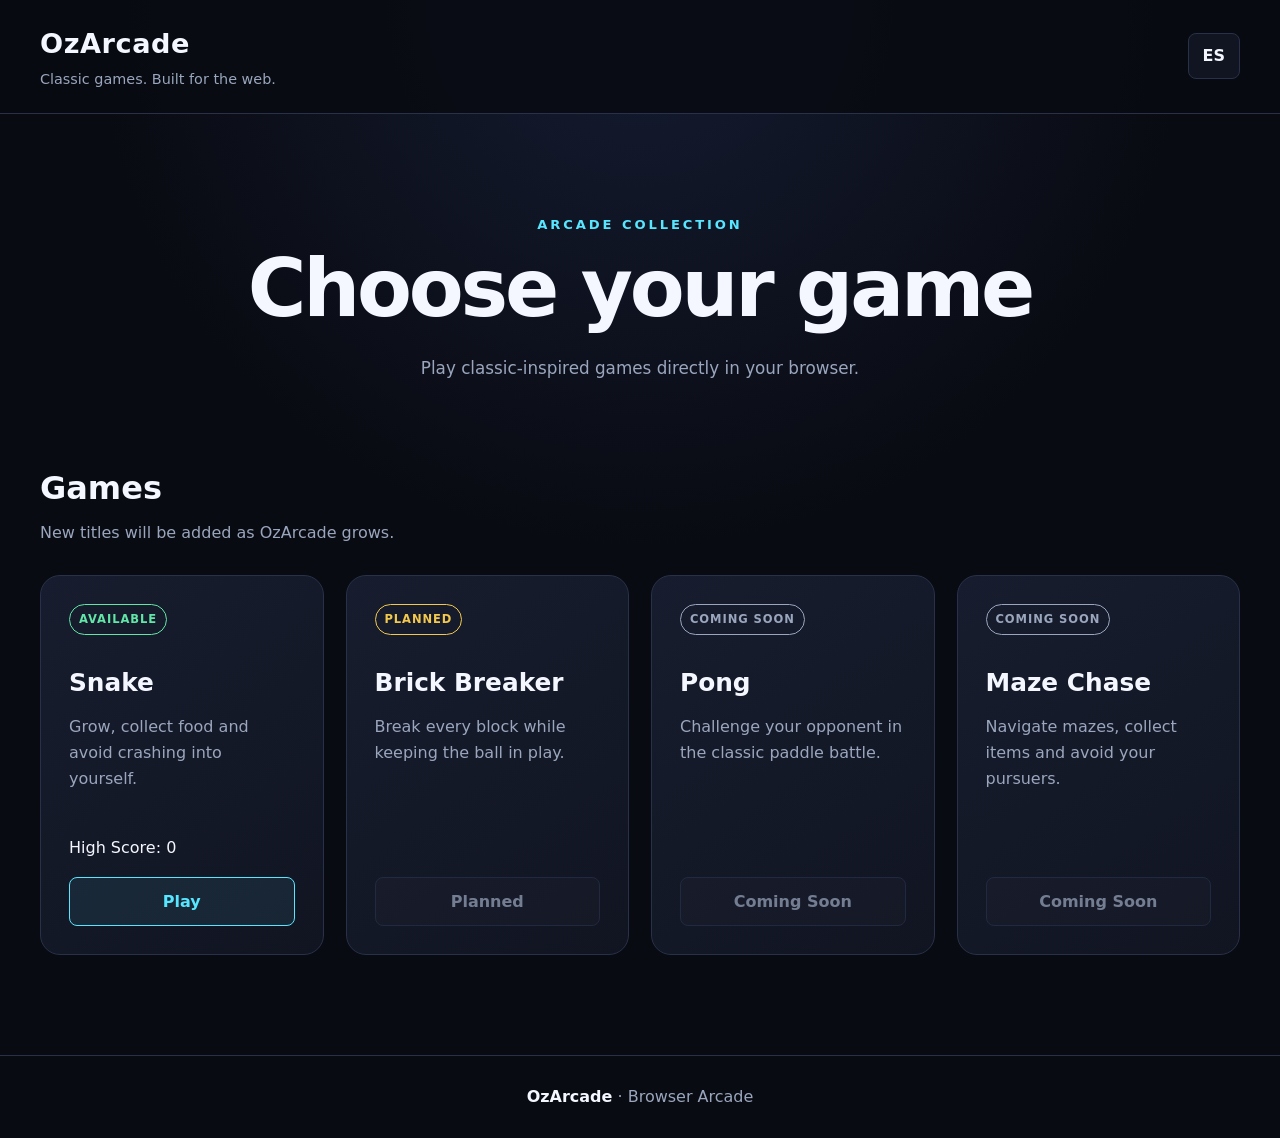
<file: index.html>
<!DOCTYPE html>
<html lang="en">

<head>
    <meta charset="UTF-8">
    <meta name="viewport" content="width=device-width, initial-scale=1.0">

    <meta
        name="description"
        content="OzArcade is a browser-based collection of classic-inspired arcade games."
    >

    <title>OzArcade</title>

    <link rel="stylesheet" href="css/main.css">
</head>

<body>
    <header class="site-header">
        <div class="header-content">
            <div class="brand-container">
                <a class="brand" href="index.html">
                    OzArcade
                </a>

                <p
                    class="tagline"
                    data-i18n="tagline"
                >
                    Classic games. Built for the web.
                </p>
            </div>

            <button
                id="language-toggle"
                class="language-button"
                type="button"
                aria-label="Change language"
            >
                ES
            </button>
        </div>
    </header>

    <main>
        <section class="hero">
            <p
                class="hero-label"
                data-i18n="heroLabel"
            >
                ARCADE COLLECTION
            </p>

            <h1 data-i18n="heroTitle">
                Choose your game
            </h1>

            <p
                class="hero-description"
                data-i18n="heroDescription"
            >
                Play classic-inspired games directly in your browser.
            </p>
        </section>

        <section
            class="catalog-section"
            aria-labelledby="catalog-title"
        >
            <div class="section-heading">
                <h2
                    id="catalog-title"
                    data-i18n="catalogTitle"
                >
                    Games
                </h2>

                <p data-i18n="catalogDescription">
                    New titles will be added as OzArcade grows.
                </p>
            </div>

            <div
                id="game-catalog"
                class="game-catalog"
                aria-live="polite"
            ></div>
        </section>
    </main>

    <footer class="site-footer">
        <p>
            <span>OzArcade</span>
            <span data-i18n="footerText">
                Browser Arcade
            </span>
        </p>
    </footer>

    <script
        type="module"
        src="js/catalog.js"
    ></script>
</body>

</html>
</file>
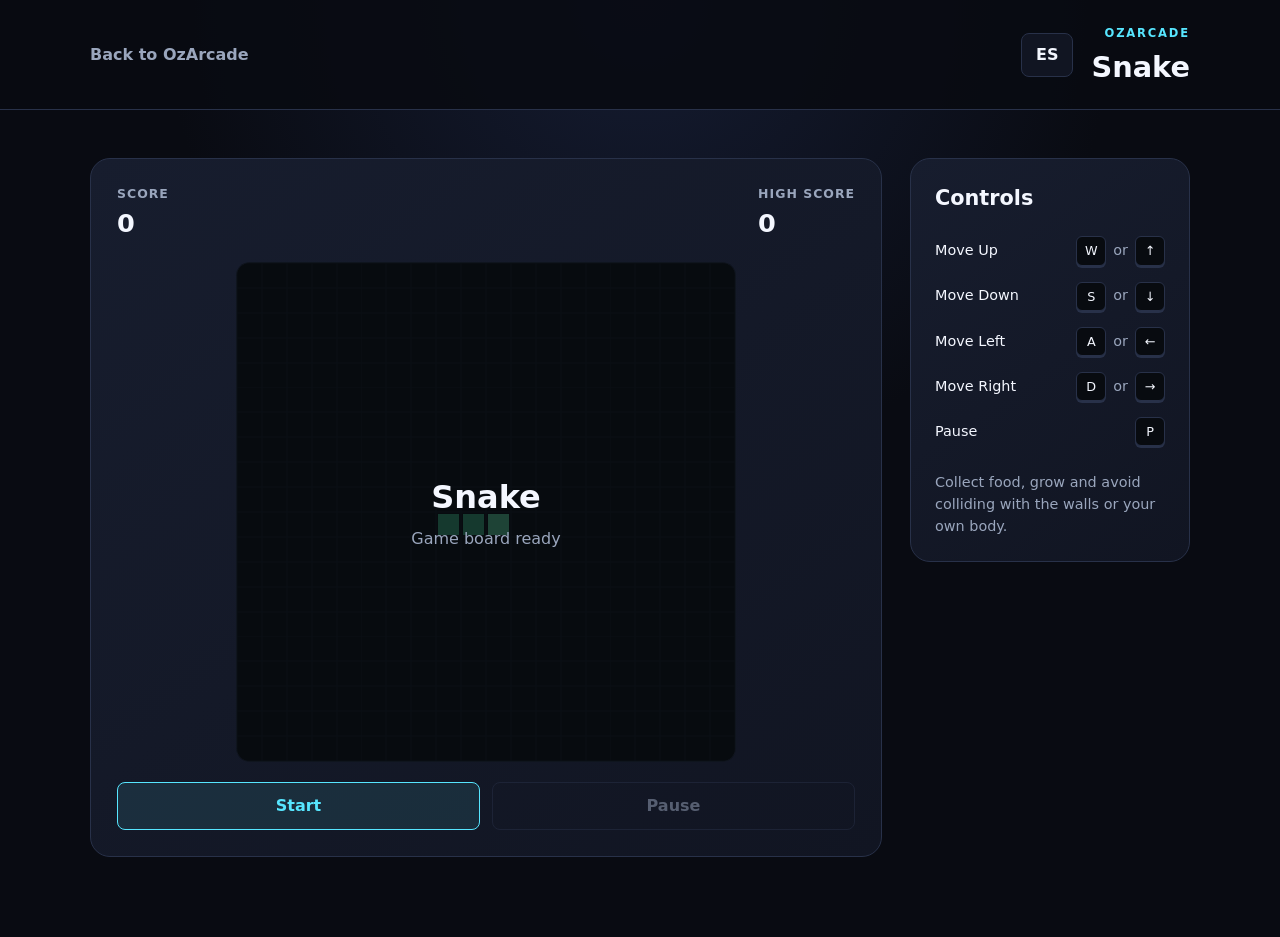
<file: games/snake/index.html>
<!DOCTYPE html>
<html lang="en">

<head>
    <meta charset="UTF-8">

    <meta
        name="viewport"
        content="width=device-width, initial-scale=1.0"
    >

    <meta
        name="description"
        content="Play Snake in OzArcade."
    >

    <title>Snake | OzArcade</title>

    <link rel="stylesheet" href="snake.css">
</head>

<body>
    <header class="game-header">
        <div class="header-content">
            <a
                class="back-link"
                href="../../index.html"
                data-i18n="backToArcade"
            >
                Back to OzArcade
            </a>

            <div class="header-actions">
                <button
                    id="language-toggle"
                    class="language-button"
                    type="button"
                    aria-label="Change language"
                >
                    ES
                </button>

                <div class="game-title">
                    <span class="game-label">OzArcade</span>
                    <h1>Snake</h1>
                </div>
            </div>
        </div>
    </header>

    <main class="game-page">
        <section class="game-panel">
            <div class="scoreboard">
                <div class="score-item">
                    <span
                        class="score-label"
                        data-i18n="score"
                    >
                        Score
                    </span>

                    <strong id="score">0</strong>
                </div>

                <div class="score-item">
                    <span
                        class="score-label"
                        data-i18n="highScore"
                    >
                        High Score
                    </span>

                    <strong id="high-score">0</strong>
                </div>
            </div>

            <div class="canvas-container">
                <canvas
                    id="game-canvas"
                    width="500"
                    height="500"
                    aria-label="Snake game board"
                >
                    Your browser does not support HTML Canvas.
                </canvas>

                <div
                    id="game-message"
                    class="game-message"
                >
                    <p>Snake</p>

                    <span data-i18n="boardReady">
                        Game board ready
                    </span>
                </div>
            </div>

            <div class="game-actions">
                <button
                    id="start-button"
                    class="primary-button"
                    type="button"
                    data-i18n="start"
                >
                    Start
                </button>

                <button
                    id="pause-button"
                    class="secondary-button"
                    type="button"
                    data-i18n="pause"
                    disabled
                >
                    Pause
                </button>
            </div>
        </section>

        <aside class="controls-panel">
            <h2 data-i18n="controls">
                Controls
            </h2>

            <div class="control-list">
                <div class="control-row">
                    <span data-i18n="moveUp">
                        Move Up
                    </span>

                    <kbd>W</kbd>

                    <span data-i18n="or">
                        or
                    </span>

                    <kbd>↑</kbd>
                </div>

                <div class="control-row">
                    <span data-i18n="moveDown">
                        Move Down
                    </span>

                    <kbd>S</kbd>

                    <span data-i18n="or">
                        or
                    </span>

                    <kbd>↓</kbd>
                </div>

                <div class="control-row">
                    <span data-i18n="moveLeft">
                        Move Left
                    </span>

                    <kbd>A</kbd>

                    <span data-i18n="or">
                        or
                    </span>

                    <kbd>←</kbd>
                </div>

                <div class="control-row">
                    <span data-i18n="moveRight">
                        Move Right
                    </span>

                    <kbd>D</kbd>

                    <span data-i18n="or">
                        or
                    </span>

                    <kbd>→</kbd>
                </div>

                <div class="control-row">
                    <span data-i18n="pause">
                        Pause
                    </span>

                    <kbd>P</kbd>
                </div>
            </div>

            <p
                class="controls-note"
                data-i18n="controlsNote"
            >
                Collect food, grow and avoid colliding with the walls
                or your own body.
            </p>
        </aside>
    </main>

    <script
        type="module"
        src="snake.js"
    ></script>
</body>

</html>
</file>
<file: css/main.css>
:root {
    --background: #090b12;
    --surface: #111522;
    --surface-light: #171d2e;
    --border: #283149;

    --text-primary: #f4f7ff;
    --text-secondary: #9aa6bd;

    --accent: #57e6ff;
    --accent-secondary: #9a6cff;

    --available: #62e6a7;
    --development: #57e6ff;
    --planned: #f2c94c;
    --coming-soon: #9aa6bd;

    --max-width: 1200px;

    --border-radius-small: 8px;
    --border-radius-medium: 14px;
    --border-radius-large: 20px;

    --transition-speed: 180ms;
}


/* Reset básico */

* {
    box-sizing: border-box;
}

html {
    scroll-behavior: smooth;
}

body {
    margin: 0;
    min-height: 100vh;

    font-family:
        Inter,
        system-ui,
        -apple-system,
        BlinkMacSystemFont,
        "Segoe UI",
        sans-serif;

    background:
        radial-gradient(
            circle at top,
            #151c32 0%,
            var(--background) 42%
        );

    color: var(--text-primary);

    line-height: 1.6;
}

a {
    color: inherit;
    text-decoration: none;
}

button,
a {
    font: inherit;
}


/* Header */

.site-header {
    border-bottom: 1px solid var(--border);

    background-color: rgba(9, 11, 18, 0.88);
}

.header-content {
    width: min(100% - 40px, var(--max-width));

    margin: 0 auto;

    padding: 22px 0;

    display: flex;
    align-items: center;
    justify-content: space-between;

    gap: 24px;
}

.brand-container {
    display: flex;
    flex-direction: column;

    gap: 2px;
}

.brand {
    width: fit-content;

    color: var(--text-primary);

    font-size: 1.7rem;
    font-weight: 800;

    letter-spacing: 0.02em;

    transition:
        color var(--transition-speed),
        text-shadow var(--transition-speed);
}

.brand:hover {
    color: var(--accent);

    text-shadow:
        0 0 18px rgba(87, 230, 255, 0.35);
}

.tagline {
    margin: 0;

    color: var(--text-secondary);

    font-size: 0.9rem;
}


/* Language selector */

.language-button {
    min-width: 48px;

    padding: 9px 14px;

    border: 1px solid var(--border);
    border-radius: var(--border-radius-small);

    background: var(--surface);

    color: var(--text-primary);

    cursor: pointer;

    font-weight: 700;

    transition:
        border-color var(--transition-speed),
        color var(--transition-speed),
        background-color var(--transition-speed),
        transform var(--transition-speed);
}

.language-button:hover {
    border-color: var(--accent);

    background: var(--surface-light);

    color: var(--accent);

    transform: translateY(-1px);
}

.language-button:focus-visible {
    outline: 2px solid var(--accent);
    outline-offset: 3px;
}


/* Main */

main {
    width: min(100% - 40px, var(--max-width));

    margin: 0 auto;
}


/* Hero */

.hero {
    padding: 100px 0 82px;

    text-align: center;
}

.hero-label {
    margin: 0 0 12px;

    color: var(--accent);

    font-size: 0.82rem;
    font-weight: 800;

    letter-spacing: 0.22em;
}

.hero h1 {
    margin: 0;

    font-size: clamp(2.5rem, 7vw, 5rem);

    line-height: 1.05;

    letter-spacing: -0.04em;
}

.hero-description {
    max-width: 650px;

    margin: 24px auto 0;

    color: var(--text-secondary);

    font-size: 1.05rem;
}


/* Catalog */

.catalog-section {
    padding-bottom: 100px;
}

.section-heading {
    margin-bottom: 30px;
}

.section-heading h2 {
    margin: 0;

    font-size: 2rem;
}

.section-heading p {
    margin: 5px 0 0;

    color: var(--text-secondary);
}


/* Game Grid */

.game-catalog {
    display: grid;

    grid-template-columns:
        repeat(auto-fit, minmax(260px, 1fr));

    gap: 22px;
}


/* Game Cards */

.game-card {
    min-height: 310px;

    padding: 28px;

    display: flex;
    flex-direction: column;

    border: 1px solid var(--border);
    border-radius: var(--border-radius-large);

    background:
        linear-gradient(
            145deg,
            var(--surface-light),
            var(--surface)
        );

    transition:
        transform var(--transition-speed),
        border-color var(--transition-speed),
        box-shadow var(--transition-speed);
}

.game-card:hover {
    transform: translateY(-4px);

    border-color: #3a496a;

    box-shadow:
        0 18px 40px rgba(0, 0, 0, 0.28);
}

.game-status {
    width: fit-content;

    margin-bottom: 28px;

    padding: 5px 9px;

    border: 1px solid currentColor;
    border-radius: 999px;

    font-size: 0.72rem;
    font-weight: 800;

    letter-spacing: 0.08em;

    text-transform: uppercase;
}

.status-available {
    color: var(--available);
}

.status-in-development {
    color: var(--development);
}

.status-planned {
    color: var(--planned);
}

.status-coming-soon {
    color: var(--coming-soon);
}

.game-title {
    margin: 0 0 12px;

    font-size: 1.55rem;
}

.game-description {
    margin: 0 0 28px;

    color: var(--text-secondary);

    flex-grow: 1;
}


/* Buttons */

.play-button {
    width: 100%;

    padding: 11px 16px;

    display: inline-flex;

    align-items: center;
    justify-content: center;

    border: 1px solid var(--accent);
    border-radius: var(--border-radius-small);

    background: rgba(87, 230, 255, 0.08);

    color: var(--accent);

    font-weight: 700;

    transition:
        background-color var(--transition-speed),
        color var(--transition-speed),
        transform var(--transition-speed);
}

a.play-button:hover {
    background: var(--accent);

    color: var(--background);

    transform: translateY(-1px);
}

button.play-button {
    border-color: var(--border);

    background: rgba(255, 255, 255, 0.025);

    color: var(--text-secondary);

    cursor: not-allowed;

    opacity: 0.72;
}


/* Footer */

.site-footer {
    padding: 28px 20px;

    border-top: 1px solid var(--border);

    color: var(--text-secondary);

    text-align: center;
}

.site-footer p {
    margin: 0;
}

.site-footer span:first-child {
    color: var(--text-primary);

    font-weight: 700;
}

.site-footer span + span::before {
    content: " · ";
}


/* Responsive */

@media (max-width: 600px) {

    .header-content {
        width: min(100% - 28px, var(--max-width));
    }

    main {
        width: min(100% - 28px, var(--max-width));
    }

    .tagline {
        display: none;
    }

    .hero {
        padding: 72px 0 60px;
    }

    .catalog-section {
        padding-bottom: 70px;
    }

    .game-card {
        min-height: auto;

        padding: 22px;
    }

    .game-high-score {
    margin: 0 0 22px;

    color: var(--text-primary);

    font-size: 0.9rem;
    font-weight: 700;
    }
}
</file>
<file: games/snake/snake.css>
:root {
    --background: #090b12;
    --surface: #111522;
    --surface-light: #171d2e;
    --border: #283149;

    --text-primary: #f4f7ff;
    --text-secondary: #9aa6bd;

    --accent: #57e6ff;
    --snake: #62e6a7;

    --max-width: 1100px;

    --border-radius-small: 8px;
    --border-radius-medium: 14px;
    --border-radius-large: 20px;

    --transition-speed: 180ms;
}


* {
    box-sizing: border-box;
}


body {
    margin: 0;

    min-height: 100vh;

    font-family:
        Inter,
        system-ui,
        -apple-system,
        BlinkMacSystemFont,
        "Segoe UI",
        sans-serif;

    background:
        radial-gradient(
            circle at top,
            #151c32 0%,
            var(--background) 42%
        );

    color: var(--text-primary);

    line-height: 1.5;
}


button,
a {
    font: inherit;
}


a {
    color: inherit;
    text-decoration: none;
}


/* Header */

.game-header {
    border-bottom: 1px solid var(--border);

    background: rgba(9, 11, 18, 0.88);
}


.header-content {
    width: min(100% - 40px, var(--max-width));

    margin: 0 auto;
    padding: 20px 0;

    display: flex;
    align-items: center;
    justify-content: space-between;

    gap: 24px;
}

.header-actions {
    display: flex;
    align-items: center;

    gap: 18px;
}

.language-button {
    min-width: 48px;

    padding: 9px 14px;

    border: 1px solid var(--border);
    border-radius: var(--border-radius-small);

    background: var(--surface);

    color: var(--text-primary);

    cursor: pointer;

    font-weight: 700;

    transition:
        border-color var(--transition-speed),
        color var(--transition-speed),
        background-color var(--transition-speed);
}

.language-button:hover {
    border-color: var(--accent);

    background: var(--surface-light);

    color: var(--accent);
}

.language-button:focus-visible {
    outline: 2px solid var(--accent);
    outline-offset: 3px;
}


.back-link {
    color: var(--text-secondary);

    font-weight: 600;

    transition:
        color var(--transition-speed);
}


.back-link:hover {
    color: var(--accent);
}


.game-title {
    text-align: right;
}


.game-label {
    color: var(--accent);

    font-size: 0.72rem;
    font-weight: 800;

    letter-spacing: 0.16em;

    text-transform: uppercase;
}


.game-title h1 {
    margin: 2px 0 0;

    font-size: 1.8rem;
}


/* Layout */

.game-page {
    width: min(100% - 40px, var(--max-width));

    margin: 0 auto;

    padding: 48px 0 80px;

    display: grid;

    grid-template-columns:
        minmax(0, 1fr)
        280px;

    gap: 28px;

    align-items: start;
}


/* Main game panel */

.game-panel,
.controls-panel {
    border: 1px solid var(--border);

    border-radius: var(--border-radius-large);

    background:
        linear-gradient(
            145deg,
            var(--surface-light),
            var(--surface)
        );
}


.game-panel {
    padding: 26px;
}


.scoreboard {
    margin-bottom: 20px;

    display: flex;

    justify-content: space-between;

    gap: 16px;
}


.score-item {
    display: flex;
    flex-direction: column;
}


.score-label {
    color: var(--text-secondary);

    font-size: 0.78rem;
    font-weight: 700;

    letter-spacing: 0.08em;

    text-transform: uppercase;
}


.score-item strong {
    font-size: 1.6rem;
}


/* Canvas */

.canvas-container {
    position: relative;

    width: min(100%, 500px);

    margin: 0 auto;
}


#game-canvas {
    width: 100%;
    height: auto;

    display: block;

    border: 1px solid var(--border);

    border-radius: var(--border-radius-medium);

    background: #080b10;

    image-rendering: pixelated;
}


.game-message {
    position: absolute;

    inset: 0;

    display: flex;
    flex-direction: column;

    align-items: center;
    justify-content: center;

    border-radius: var(--border-radius-medium);

    background: rgba(8, 11, 16, 0.74);

    text-align: center;
}


.game-message p {
    margin: 0;

    font-size: 2rem;
    font-weight: 800;
}


.game-message span {
    margin-top: 6px;

    color: var(--text-secondary);
}

.game-message.hidden {
    display: none;
}

/* Buttons */

.game-actions {
    margin-top: 20px;

    display: flex;

    gap: 12px;
}


.primary-button,
.secondary-button {
    flex: 1;

    padding: 11px 16px;

    border-radius: var(--border-radius-small);

    font-weight: 700;

    cursor: pointer;

    transition:
        background-color var(--transition-speed),
        border-color var(--transition-speed),
        color var(--transition-speed);
}


.primary-button {
    border: 1px solid var(--accent);

    background: rgba(87, 230, 255, 0.1);

    color: var(--accent);
}


.primary-button:hover {
    background: var(--accent);

    color: var(--background);
}


.secondary-button {
    border: 1px solid var(--border);

    background: transparent;

    color: var(--text-primary);
}


.secondary-button:hover:not(:disabled) {
    border-color: var(--accent);
}


.secondary-button:disabled {
    color: var(--text-secondary);

    cursor: not-allowed;

    opacity: 0.5;
}


/* Controls */

.controls-panel {
    padding: 24px;
}


.controls-panel h2 {
    margin: 0 0 22px;

    font-size: 1.3rem;
}


.control-list {
    display: flex;
    flex-direction: column;

    gap: 16px;
}


.control-row {
    display: flex;
    align-items: center;

    gap: 7px;

    color: var(--text-secondary);

    font-size: 0.9rem;
}


.control-row > span:first-child {
    margin-right: auto;

    color: var(--text-primary);
}


kbd {
    min-width: 30px;

    padding: 4px 7px;

    border: 1px solid var(--border);
    border-radius: 6px;

    background: #080b10;

    color: var(--text-primary);

    text-align: center;

    font-family: inherit;
    font-size: 0.8rem;

    box-shadow:
        0 2px 0 var(--border);
}


.controls-note {
    margin: 26px 0 0;

    color: var(--text-secondary);

    font-size: 0.9rem;
}


/* Responsive */

@media (max-width: 850px) {

    .game-page {
        grid-template-columns: 1fr;
    }

    .controls-panel {
        width: 100%;
    }
}


@media (max-width: 600px) {

    .header-content,
    .game-page {
        width: min(100% - 24px, var(--max-width));
    }

    .game-page {
        padding-top: 28px;
    }

    .game-panel {
        padding: 16px;
    }

    .game-actions {
        flex-direction: column;
    }
}
</file>
